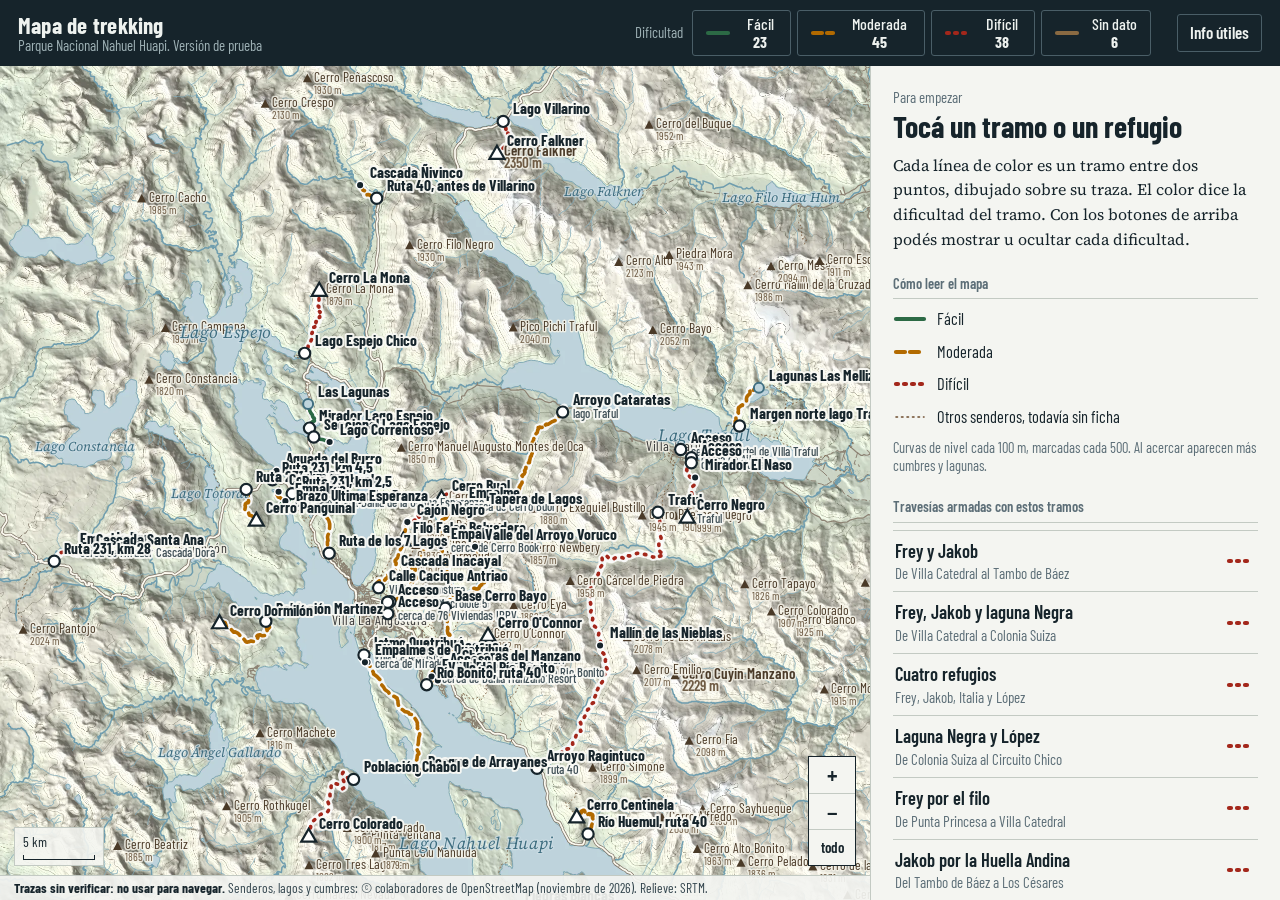
<file: index.html>
<!doctype html>
<html lang="es-AR">
<head>
<meta charset="utf-8">
<meta name="viewport" content="width=device-width, initial-scale=1">
<title>Mapa de trekking — Parque Nacional Nahuel Huapi</title>
<link rel="preconnect" href="https://fonts.googleapis.com">
<link rel="preconnect" href="https://fonts.gstatic.com" crossorigin>
<link href="https://fonts.googleapis.com/css2?family=Barlow+Condensed:wght@400;500;600;700&family=Source+Serif+4:ital,opsz,wght@0,8..60,400;0,8..60,600;1,8..60,400&display=swap" rel="stylesheet">
<link rel="stylesheet" href="style.css">
<script>
/* Si un archivo de datos/ tiene un error de escritura, el navegador no lo puede leer.
   Esto anota en qué archivo y línea pasó, para mostrarlo arriba del panel. */
window.__errores=[];
addEventListener('error',e=>{
  const f=(e.filename||'').split('/').slice(-2).join('/');
  if(!/^datos\//.test(f))return;
  __errores.push([f+(e.lineno?', línea '+e.lineno:''),'Error de escritura: el archivo no se pudo leer. Revisá comas, comillas y llaves cerca de esa línea ('+e.message+').']);
});
</script>
</head>
<body>
<div id="app">
  <header id="bar">
    <div class="brand"><b>Mapa de trekking</b><span>Parque Nacional Nahuel Huapi. Versión de prueba</span></div>
    <div class="ctl"><span id="ld">Dificultad</span><div class="chips" id="chips" role="group" aria-labelledby="ld"></div></div>
    <a class="toplink" href="info-utiles.html">Info útiles</a>
  </header>
  <div id="mapwrap">
    <svg id="map" data-z="1" role="img" aria-label="Mapa de senderos del Parque Nacional Nahuel Huapi, de Villa Traful al río Villegas"></svg>
    <div class="scale" id="scale"><span></span><i></i></div>
    <div class="zb"><button id="zin" aria-label="Acercar">+</button><button id="zout" aria-label="Alejar">−</button><button id="zre" aria-label="Ver todo" style="font-size:15px">todo</button></div>
    <div class="attr"><b>Trazas sin verificar: no usar para navegar.</b> Senderos, lagos y cumbres: © colaboradores de OpenStreetMap (noviembre de 2026). Relieve: SRTM.</div>
  </div>
  <aside id="panel" aria-live="polite"><div id="avisos" role="alert" hidden></div><div class="pin" id="pin"></div></aside>
</div>
<!-- geometría generada: no editar -->
<script src="geo/geometria.js"></script>
<script src="geo/relieve.js"></script>
<!-- base de datos editable -->
<script src="datos/puntos.js"></script>
<script src="datos/tramos.js"></script>
<script src="datos/travesias.js"></script>
<!-- lógica -->
<script src="app.js"></script>
</body>
</html>
</file>
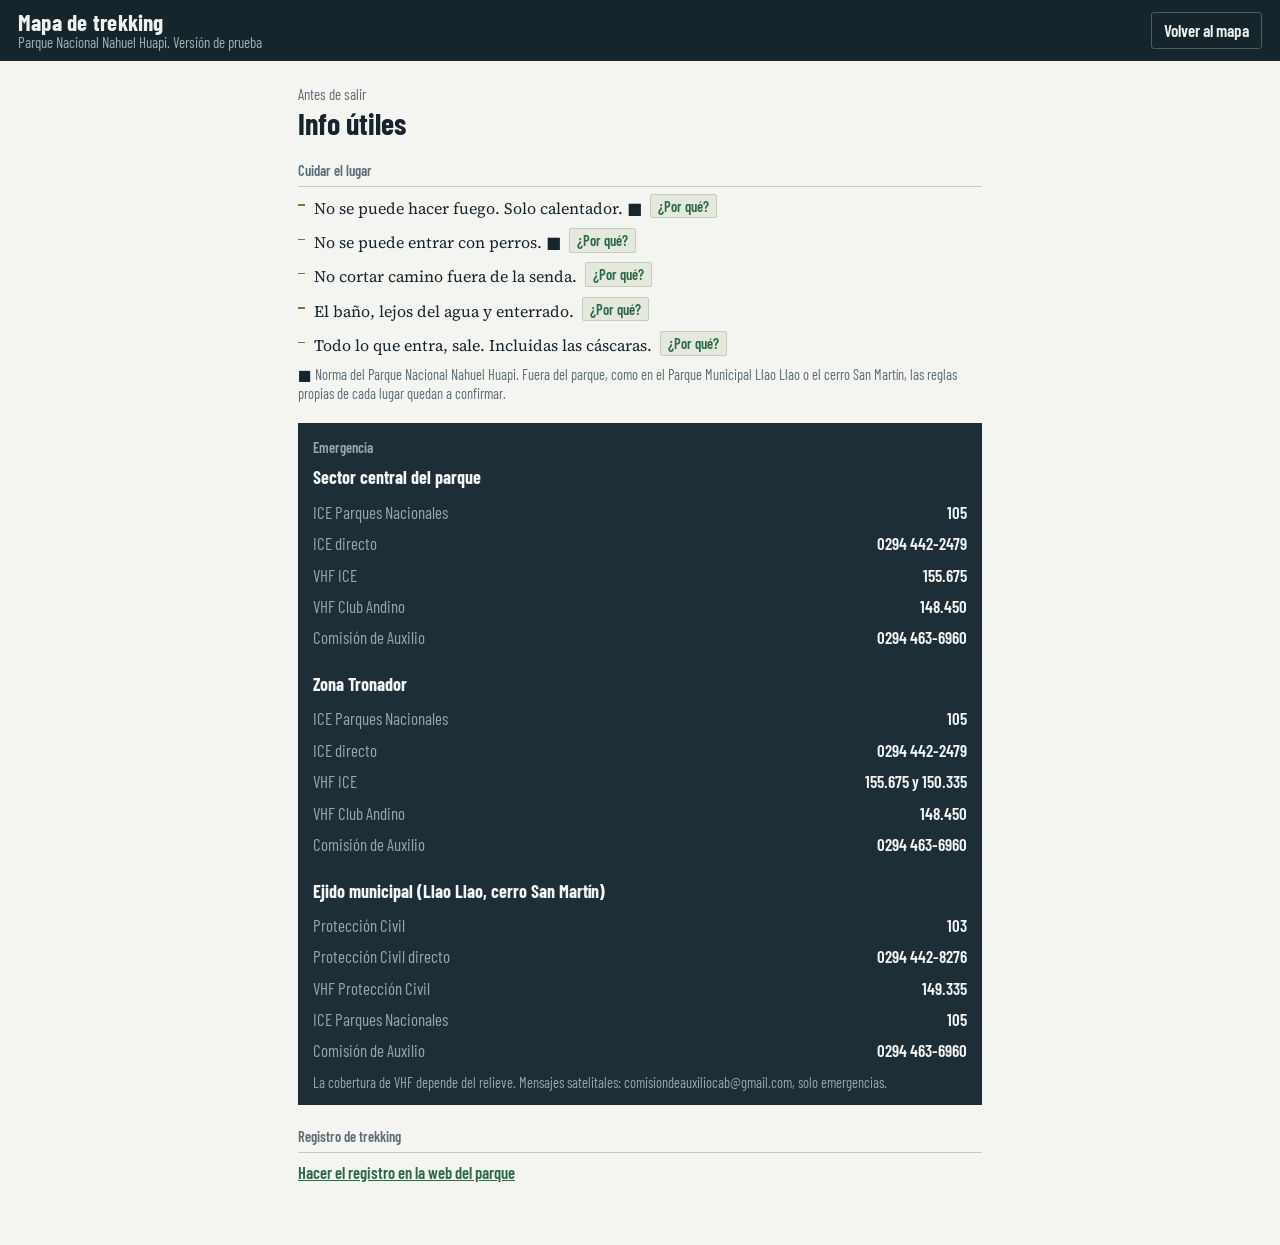
<file: info-utiles.html>
<!doctype html>
<html lang="es-AR">
<head>
<meta charset="utf-8">
<meta name="viewport" content="width=device-width, initial-scale=1">
<title>Info útiles — Mapa de trekking</title>
<link rel="preconnect" href="https://fonts.googleapis.com">
<link rel="preconnect" href="https://fonts.gstatic.com" crossorigin>
<link href="https://fonts.googleapis.com/css2?family=Barlow+Condensed:wght@400;500;600;700&family=Source+Serif+4:ital,opsz,wght@0,8..60,400;0,8..60,600;1,8..60,400&display=swap" rel="stylesheet">
<link rel="stylesheet" href="style.css">
</head>
<!--
  PÁGINA ESTÁTICA: se edita directamente acá.
  · "Cuidar el lugar": cada norma es un <li>. El cuadrado ■ marca las que son norma del parque.
    El texto dentro de <span class="ans"> es la respuesta a "¿Por qué?".
  · "Emergencia": cada contacto es una línea <div class="row"> con nombre (k) y valor (v).
-->
<body class="info-page">
<header id="bar">
  <div class="brand"><b>Mapa de trekking</b><span>Parque Nacional Nahuel Huapi. Versión de prueba</span></div>
  <a class="toplink" href="index.html">Volver al mapa</a>
</header>

<main class="info-main">
  <p class="kind">Antes de salir</p>
  <h1 class="t">Info útiles</h1>

  <section class="blk">
    <h2>Cuidar el lugar</h2>
    <ul class="plain">
      <li>No se puede hacer fuego. Solo calentador. <b class="mk of" title="Norma del parque">■</b>
        <details class="why"><summary>¿Por qué?</summary><span class="ans">El bosque andino patagónico no está adaptado al fuego. Una lenga o un coihue quemado no rebrota y la recuperación lleva más de un siglo. Casi todos los incendios del parque arrancan de una fogata mal apagada o una colilla.</span></details></li>
      <li>No se puede entrar con perros. <b class="mk of" title="Norma del parque">■</b>
        <details class="why"><summary>¿Por qué?</summary><span class="ans">El olor y el ladrido llegan mucho más lejos que el perro. El huemul, en peligro de extinción, y el pudú abandonan las zonas donde detectan perros. Además les transmiten moquillo y parvovirus a los carnívoros nativos.</span></details></li>
      <li>No cortar camino fuera de la senda.
        <details class="why"><summary>¿Por qué?</summary><span class="ans">En mallines y pendientes el atajo se vuelve canaleta: el agua lo toma como cauce y se lleva el suelo. Lo que ahorra dos minutos deja una marca que otros después siguen.</span></details></li>
      <li>El baño, lejos del agua y enterrado.
        <details class="why"><summary>¿Por qué?</summary><span class="ans">A más de 70 metros de arroyos y lagunas, en un pozo de unos 20 cm, y el papel se saca en una bolsa. El agua que tomás arriba viene de donde pasó gente antes que vos.</span></details></li>
      <li>Todo lo que entra, sale. Incluidas las cáscaras.
        <details class="why"><summary>¿Por qué?</summary><span class="ans">Con frío, una cáscara tarda años en degradarse. Y la fauna que aprende a asociar gente con comida termina mal.</span></details></li>
    </ul>
    <p class="fine"><b class="mk of">■</b> Norma del Parque Nacional Nahuel Huapi. Fuera del parque, como en el Parque Municipal Llao Llao o el cerro San Martín, las reglas propias de cada lugar quedan a confirmar.</p>
  </section>

  <section class="emerg">
    <h2>Emergencia</h2>

    <div class="zona">
      <h3>Sector central del parque</h3>
      <div class="row"><span class="k">ICE Parques Nacionales</span><span class="v">105</span></div>
      <div class="row"><span class="k">ICE directo</span><span class="v">0294 442-2479</span></div>
      <div class="row"><span class="k">VHF ICE</span><span class="v">155.675</span></div>
      <div class="row"><span class="k">VHF Club Andino</span><span class="v">148.450</span></div>
      <div class="row"><span class="k">Comisión de Auxilio</span><span class="v">0294 463-6960</span></div>
    </div>

    <div class="zona">
      <h3>Zona Tronador</h3>
      <div class="row"><span class="k">ICE Parques Nacionales</span><span class="v">105</span></div>
      <div class="row"><span class="k">ICE directo</span><span class="v">0294 442-2479</span></div>
      <div class="row"><span class="k">VHF ICE</span><span class="v">155.675 y 150.335</span></div>
      <div class="row"><span class="k">VHF Club Andino</span><span class="v">148.450</span></div>
      <div class="row"><span class="k">Comisión de Auxilio</span><span class="v">0294 463-6960</span></div>
    </div>

    <div class="zona">
      <h3>Ejido municipal (Llao Llao, cerro San Martín)</h3>
      <div class="row"><span class="k">Protección Civil</span><span class="v">103</span></div>
      <div class="row"><span class="k">Protección Civil directo</span><span class="v">0294 442-8276</span></div>
      <div class="row"><span class="k">VHF Protección Civil</span><span class="v">149.335</span></div>
      <div class="row"><span class="k">ICE Parques Nacionales</span><span class="v">105</span></div>
      <div class="row"><span class="k">Comisión de Auxilio</span><span class="v">0294 463-6960</span></div>
    </div>

    <p>La cobertura de VHF depende del relieve. Mensajes satelitales: comisiondeauxiliocab@gmail.com, solo emergencias.</p>
  </section>

  <section class="blk">
    <h2>Registro de trekking</h2>
    <p class="reg"><a href="https://www.nahuelhuapi.gov.ar/trekking-y-actividades-de-montana/" target="_blank" rel="noopener">Hacer el registro en la web del parque</a></p>
  </section>
</main>
</body>
</html>
</file>
<file: style.css>
:root{
  --ink:#16242B; --paper:#E6E9E4; --card:#F4F5F1; --granite:#5C6E77; --hair:#C3CAC3;
  --waterink:#3F6E80; --g0:#8A6A42; --g1:#2C6A45; --g2:#B26A00; --g3:#A3271B;
  --sans:'Barlow Condensed','Arial Narrow',system-ui,sans-serif;
  --serif:'Source Serif 4',Georgia,serif;
}
*{box-sizing:border-box}
html,body{height:100%}
body{margin:0;background:var(--paper);color:var(--ink);font-family:var(--serif);font-size:16px;line-height:1.55;-webkit-font-smoothing:antialiased}
button{font:inherit;color:inherit}
#app{display:grid;grid-template-rows:auto 1fr;grid-template-columns:1fr 410px;height:100vh;height:100dvh}
#bar{grid-column:1/-1;display:flex;flex-wrap:wrap;align-items:center;gap:10px 26px;padding:10px 18px;background:var(--ink);color:#EEF2EF}
.brand{font-family:var(--sans);line-height:1.05;margin-right:auto}
.brand b{display:block;font-size:23px;font-weight:700;letter-spacing:.01em}
.brand span{font-size:15px;color:#9DB0B4}
.ctl{display:flex;align-items:center;gap:9px;font-family:var(--sans)}
.ctl > span{font-size:15px;color:#9DB0B4}
.toplink:focus-visible,.chip:focus-visible,.zb button:focus-visible{outline:2px solid #F0C36A;outline-offset:2px}
.chips{display:flex;flex-wrap:wrap;gap:6px}
.chip{display:flex;align-items:center;gap:7px;background:none;border:1.5px solid #4A5E67;border-radius:3px;padding:4px 10px 5px;cursor:pointer;font-family:var(--sans);font-size:16px;font-weight:500;color:#EEF2EF;line-height:1.1}
.chip b{font-weight:700}
.chip[aria-pressed="false"]{opacity:.42}
.chip .sw line{stroke-width:4.2}

/* ---------- mapa ---------- */
#mapwrap{position:relative;background:#D5DDD3;overflow:hidden;min-height:0}
#map{width:100%;height:100%;display:block;touch-action:none;cursor:grab;--u:1}
#map.drag{cursor:grabbing}
.zb{position:absolute;right:14px;bottom:34px;display:flex;flex-direction:column;border:1.5px solid var(--ink);background:var(--card)}
.zb button{width:46px;height:36px;background:none;border:0;cursor:pointer;font-family:var(--sans);font-size:24px;font-weight:600;line-height:1}
.zb button + button{border-top:1px solid var(--hair)}
.zb button:hover{background:#E4E8DD}
.scale{position:absolute;left:14px;bottom:34px;font-family:var(--sans);font-size:14px;color:var(--ink);background:rgba(244,245,241,.9);padding:3px 8px 5px;border:1px solid var(--hair)}
.scale i{display:block;height:5px;border:1.5px solid var(--ink);border-top:0;margin-top:2px}
.attr{position:absolute;left:0;right:0;bottom:0;font-family:var(--sans);font-size:13.5px;line-height:1.2;color:#34464E;background:rgba(244,245,241,.92);padding:4px 14px;border-top:1px solid var(--hair);white-space:nowrap;overflow:hidden;text-overflow:ellipsis}
.attr b{color:var(--ink)}

.cx{fill:none;stroke-linecap:round;stroke-linejoin:round;pointer-events:none}
.cx.shore{stroke:#6F9DAE;stroke-width:calc(var(--u)*.8px)}
.cx.river{stroke:#6F9DAE;stroke-width:calc(var(--u)*1.5px)}
.cx.stream{stroke:#7FA9B8;stroke-width:calc(var(--u)*.8px);opacity:.9}
.cx.road1c{stroke:#7C7265;stroke-width:calc(var(--u)*3.2px)}
.cx.road1{stroke:#FBF8EE;stroke-width:calc(var(--u)*1.8px)}
.cx.road2{stroke:#8C8273;stroke-width:calc(var(--u)*1.2px)}
.cx.tracks{stroke:#8C8273;stroke-width:calc(var(--u)*1px);stroke-dasharray:calc(var(--u)*5px) calc(var(--u)*3px)}
.cx.trails{stroke:#6B4A2B;stroke-width:calc(var(--u)*1px);stroke-dasharray:calc(var(--u)*1px) calc(var(--u)*3.2px);opacity:.75}
.cx.lifts{stroke:#555;stroke-width:calc(var(--u)*.9px);stroke-dasharray:calc(var(--u)*6px) calc(var(--u)*2px) calc(var(--u)*1px) calc(var(--u)*2px);opacity:.7}

.ecase{fill:none;stroke:rgba(255,255,255,.88);stroke-width:calc(var(--u)*7.5px);stroke-linecap:round;stroke-linejoin:round}
.eline{fill:none;stroke-width:calc(var(--u)*3.6px);stroke-linecap:round;stroke-linejoin:round;transition:opacity .18s}
.ehit{fill:none;stroke:transparent;stroke-width:calc(var(--u)*22px);cursor:pointer;stroke-linecap:round}
.e.g1 .eline{stroke:var(--g1)}
.e.g2 .eline{stroke:var(--g2);stroke-dasharray:calc(var(--u)*11px) calc(var(--u)*6px)}
.e.g3 .eline{stroke:var(--g3);stroke-dasharray:calc(var(--u)*1.5px) calc(var(--u)*7px)}
.e.g0 .eline{stroke:var(--g0)}
.e.none .eline{stroke-width:calc(var(--u)*2.6px);opacity:.8}
.e:hover .eline{stroke-width:calc(var(--u)*5.4px)}
.e.sel .ecase{stroke:var(--ink);stroke-width:calc(var(--u)*9.5px)}
.e.sel .eline{stroke-width:calc(var(--u)*4.6px)}
.e.sel.g1 .eline{stroke:#7FD3A0}.e.sel.g2 .eline{stroke:#FFC25A}.e.sel.g3 .eline{stroke:#FF9A8C}
.e.dim .eline{opacity:.22}
.e.dim .ecase{opacity:0}

.lb{pointer-events:none}
.lb text{paint-order:stroke;stroke-linejoin:round}
.lb.lake text{font-family:var(--serif);font-style:italic;font-size:13.5px;fill:var(--waterink);stroke:rgba(205,222,229,.75);stroke-width:2.5px}
.lb.lake.lv1 text{font-size:17px;letter-spacing:.04em}
.lb.glac text{font-family:var(--serif);font-style:italic;font-size:12.5px;fill:#55808F;stroke:rgba(255,255,255,.8);stroke-width:2.5px}
.lb.peak text{font-family:var(--sans);font-size:13.5px;fill:#4A3A28;stroke:rgba(244,242,232,.85);stroke-width:3px}
.lb.peak.lv1 text{font-size:15px;font-weight:600}
.lb.peak path{fill:#4A3A28}
.lb.peak .el{font-size:11.5px;fill:#6E5B44}
.lb.place text{font-family:var(--sans);font-size:14px;fill:#3C3C3C;stroke:rgba(244,242,232,.85);stroke-width:3px;letter-spacing:.03em}
#map[data-z="1"] .lv2,#map[data-z="1"] .lv3,#map[data-z="2"] .lv3{display:none}

.n{cursor:pointer}
.n text{font-family:var(--sans);font-size:15.5px;font-weight:700;fill:var(--ink);paint-order:stroke;stroke:rgba(250,250,245,.92);stroke-width:4px;stroke-linejoin:round}
.n text.sub{font-size:12.5px;font-weight:500;fill:#3F4F56}
.n .gl{stroke:var(--ink);stroke-width:2.2;fill:#fff}
.n.ref .gl{fill:var(--ink);stroke:#fff;stroke-width:1.8}
.n.pto .gl{fill:var(--ink);stroke:#fff;stroke-width:1.5}
.n.lag .gl{fill:#BFD5DD;stroke:var(--waterink);stroke-width:2}
.n.cum .gl{fill:#fff}
.n:hover text:not(.sub){text-decoration:underline}
.n .halo{fill:none;stroke:none}
.n.sel .halo{stroke:var(--ink);stroke-width:1.6;fill:rgba(255,255,255,.5)}
.n.dim{opacity:.35}
#map[data-z="1"] .n.m2 text,#map[data-z="1"] .n.pto text,#map[data-z="1"] .n.lag text,#map[data-z="1"] .n text.sub{display:none}

/* ---------- panel ---------- */
#panel{background:var(--card);border-left:1px solid var(--hair);overflow-y:auto;min-height:0}
.pin{padding:20px 22px 40px}
.back{background:none;border:0;padding:0;margin:0 0 12px;cursor:pointer;font-family:var(--sans);font-size:16px;color:var(--g1);font-weight:600;text-decoration:underline;text-underline-offset:3px}
.kind{font-family:var(--sans);font-size:15px;color:var(--granite);margin:0 0 2px}
h1.t{font-family:var(--sans);font-weight:700;font-size:30px;line-height:1.04;margin:0}
.subt{font-family:var(--sans);font-size:18px;color:#2d3f48;margin:2px 0 0}
.blk{margin-top:20px}
.blk > h2{font-family:var(--sans);font-weight:600;font-size:14.5px;color:var(--granite);margin:0 0 7px;padding-bottom:4px;border-bottom:1px solid var(--hair);display:flex;justify-content:space-between;align-items:baseline}
.blk > h2 button{background:none;border:0;padding:0;cursor:pointer;font-family:var(--sans);font-size:14.5px;color:var(--g1);font-weight:600;text-decoration:underline;text-underline-offset:2px}
.blk p{margin:0 0 8px}
.blk p:last-child{margin-bottom:0}
.row{display:flex;justify-content:space-between;align-items:baseline;gap:12px;font-family:var(--sans);font-size:17px;padding:2.5px 0}
.row .k{color:var(--granite)}
.row .v{font-weight:600;text-align:right}
.row .v.soft{font-weight:400;color:#6d7d80}
.mk{font-family:var(--sans);font-weight:700;font-style:normal}
.mk.of{color:var(--ink)} .mk.ve{color:var(--g1)} .mk.os{color:var(--g0)} .mk.pe{color:#9aa6a3}
.pend{color:#75858a;font-style:italic}
.fine{font-family:var(--sans);font-size:14.5px;color:var(--granite);line-height:1.3}
.guia{border:1.5px solid var(--ink);background:#fff}
.gseason{display:flex;align-items:center;gap:10px;padding:8px 11px;opacity:.5}
.gseason.on{opacity:1}
.gseason + .gseason{border-top:1px dashed var(--hair)}
.gseason .lab{font-family:var(--sans);font-size:18px;font-weight:600;line-height:1.1}
.sw{flex:0 0 30px}
.gnote{font-family:var(--sans);font-size:15px;color:#3a4b53;padding:7px 11px 9px;line-height:1.3;border-top:1px solid var(--hair)}
.sendas{display:flex;flex-wrap:wrap;gap:5px;margin-top:2px}
.sendas span{font-family:var(--sans);font-size:15px;font-weight:600;border:1px solid var(--hair);background:#fff;padding:0 7px;border-radius:2px}
.sendas em{font-family:var(--sans);font-style:normal;font-size:15px;color:var(--granite);align-self:center}
.stamp{font-family:var(--sans);display:inline-block;border:1.5px solid var(--g0);color:var(--g0);padding:2px 9px;font-size:15px;font-weight:600}
.stamp.no{border-color:#9aa6a3;color:#6d7d80}
ul.plain{margin:0;padding:0;list-style:none}
ul.plain li{padding-left:16px;position:relative;margin-bottom:8px}
ul.plain li::before{content:"";position:absolute;left:0;top:.66em;width:7px;height:1.5px;background:var(--g0)}
details.why{display:inline}
details.why summary{display:inline-block;list-style:none;cursor:pointer;font-family:var(--sans);font-weight:600;font-size:14.5px;background:#E4E8DD;color:var(--g1);border:1px solid #C2CDBC;padding:0 7px;margin-left:4px;border-radius:2px;vertical-align:1.5px}
details.why summary::-webkit-details-marker{display:none}
details.why summary:hover{background:#D9E0CE}
details.why summary:focus-visible{outline:2px solid var(--g1);outline-offset:2px}
details.why[open] summary{background:var(--g1);color:#fff;border-color:var(--g1)}
details.why .ans{display:block;margin:7px 0 3px;padding:10px 13px;background:#fff;border-left:3px solid var(--g1);font-size:15px;line-height:1.55}
@media (prefers-reduced-motion:no-preference){details.why .ans{animation:drop .16s ease-out}}
@keyframes drop{from{opacity:0;transform:translateY(-3px)}to{opacity:1;transform:none}}
.emerg{background:#1D2E36;color:#DDE4E2;padding:13px 15px;margin-top:20px}
.emerg h2{font-family:var(--sans);font-weight:600;font-size:14.5px;color:#92A8AE;margin:0 0 6px}
.emerg .row .k{color:#92A8AE} .emerg .row .v{color:#F2F5F3}
.emerg p{font-family:var(--sans);font-size:14.5px;color:#92A8AE;margin:7px 0 0;line-height:1.3}
.list{margin:0;padding:0;list-style:none;border-top:1px solid var(--hair)}
.list li{border-bottom:1px solid var(--hair)}
.list button{display:flex;align-items:center;gap:11px;width:100%;background:none;border:0;padding:9px 2px;cursor:pointer;text-align:left}
.list button:hover{background:#E9ECE4}
.list button:focus-visible{outline:2px solid var(--g1);outline-offset:-2px}
.list .nm{font-family:var(--sans);font-size:18.5px;font-weight:600;line-height:1.12}
.list .ds{font-family:var(--sans);font-size:15px;color:var(--granite);line-height:1.2;display:block;font-weight:400}
.list .sws{margin-left:auto;display:flex;flex-direction:column;gap:5px;flex:0 0 30px}
.list .sws .sw{flex:0 0 auto}
.leg{display:grid;grid-template-columns:34px 1fr;gap:7px 10px;align-items:center;font-family:var(--sans);font-size:16.5px}
.leg svg{display:block}
a{color:var(--g1)}
.reg a{font-family:var(--sans);font-size:16.5px;font-weight:600}
.prof{display:block;width:100%;height:auto;background:#fff;border:1px solid var(--hair)}
.big{display:grid;grid-template-columns:repeat(3,1fr);border:1.5px solid var(--ink);background:#fff}
.big div{padding:7px 9px 8px;min-width:0}
.big div + div{border-left:1px solid var(--hair)}
.big b{display:block;font-family:var(--sans);font-size:21px;font-weight:700;line-height:1.05;white-space:nowrap}
.big span{font-family:var(--sans);font-size:14px;color:var(--granite)}
@media (max-width:880px){
  #app{display:block;height:auto}
  #mapwrap{height:auto}
  #map{height:64vh;min-height:380px}
  #panel{border-left:0;border-top:2px solid var(--ink);overflow:visible}
  .brand{width:100%}
  .attr{position:static;white-space:normal}
  .zb{bottom:auto;top:calc(64vh - 130px)} .scale{bottom:auto;top:calc(64vh - 44px)}
}

/* avisos de la base de datos */
#avisos{margin:14px 22px 0;border:1.5px solid var(--g3);border-left-width:5px;background:#FBEFEC;padding:9px 12px;font-family:var(--sans);font-size:16px;color:var(--ink)}
#avisos summary{cursor:pointer;font-weight:600;color:var(--g3)}
#avisos ul{margin:8px 0 2px;padding-left:18px}
#avisos li{margin:3px 0;font-family:var(--serif);font-size:15px;line-height:1.35}

/* enlace del encabezado */
.toplink{font-family:var(--sans);font-size:17px;font-weight:600;color:#EEF2EF;text-decoration:none;border:1.5px solid #4A5E67;border-radius:3px;padding:4px 12px 5px}
.toplink:hover{background:#EEF2EF;color:var(--ink)}

/* página Info útiles */
.info-page{display:block;min-height:100vh;background:var(--card)}
.info-page #bar{display:flex}
.info-main{max-width:720px;margin:0 auto;padding:22px 18px 60px}
.info-main .blk:first-of-type{border-top:0}
.zona + .zona{margin-top:18px}
.zona h3{font-family:var(--sans);font-size:18px;font-weight:700;margin:0 0 4px;color:#F2F5F3}
</file>
